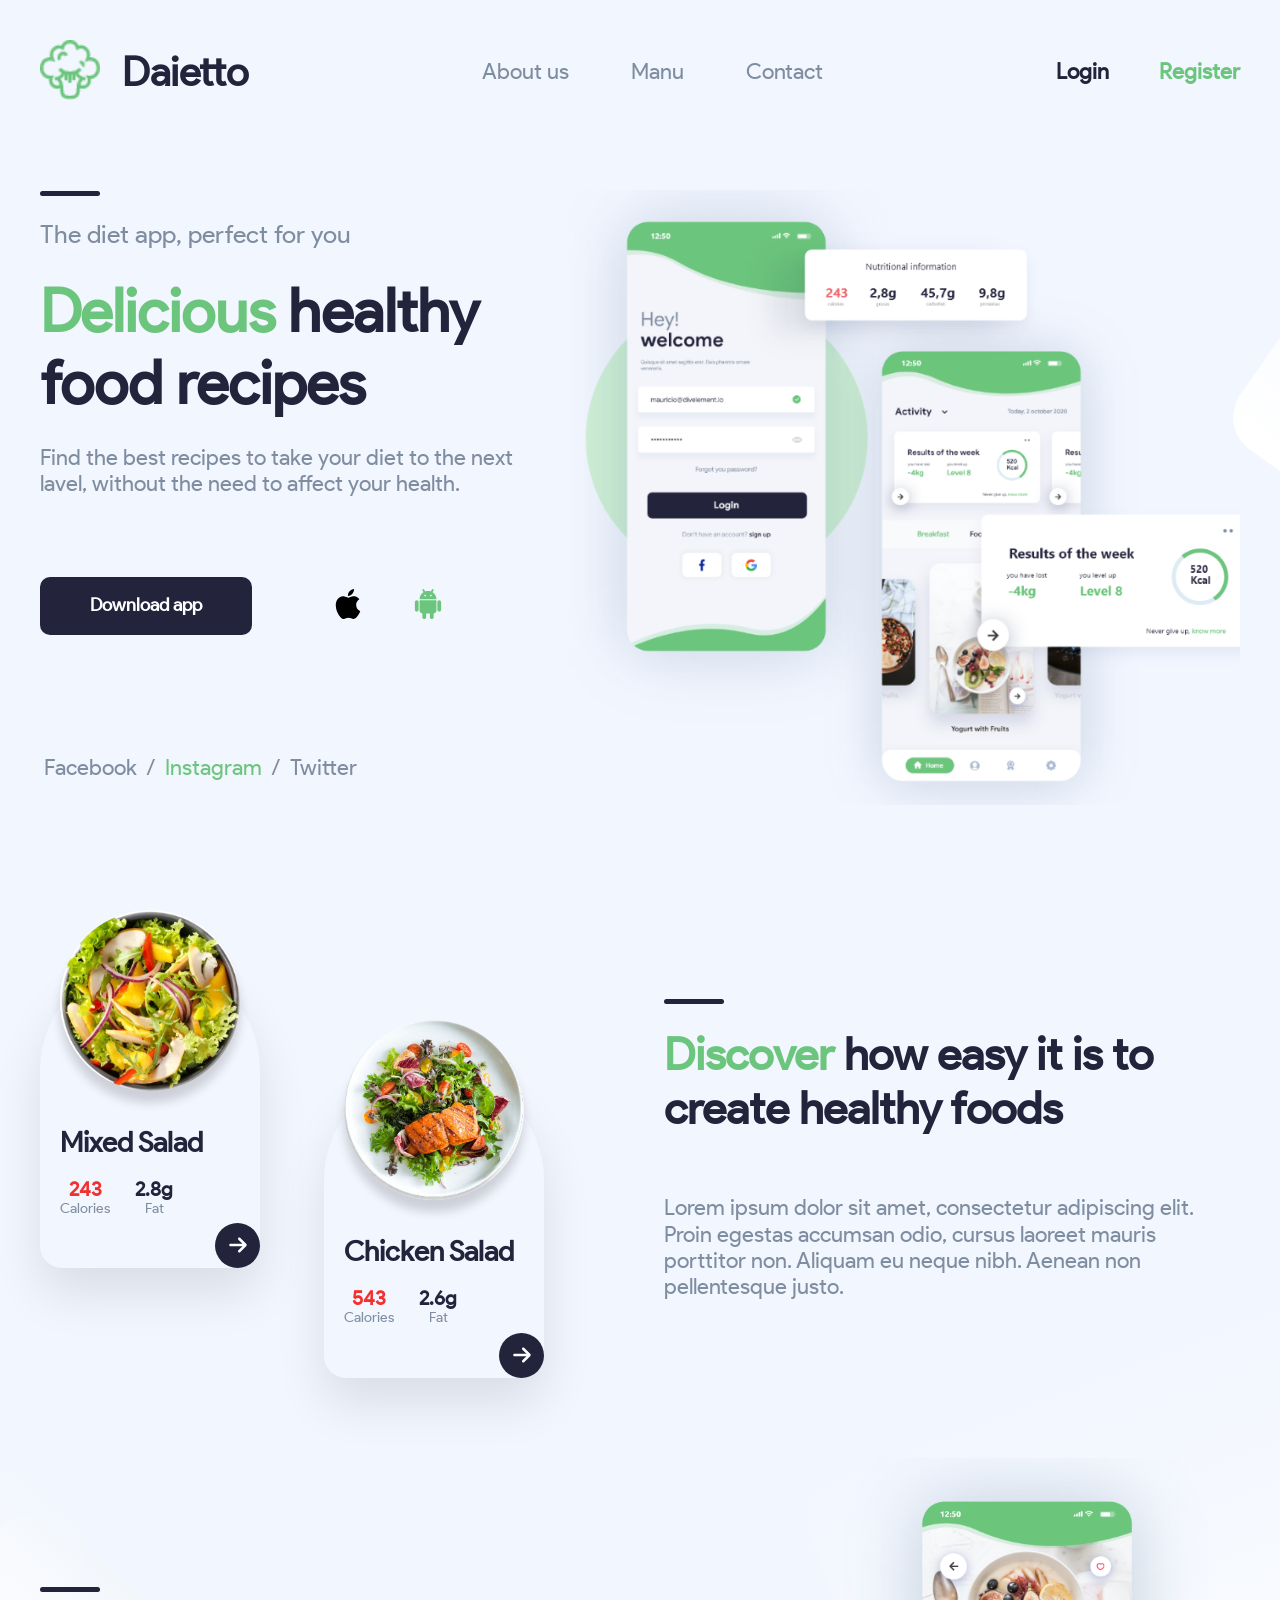
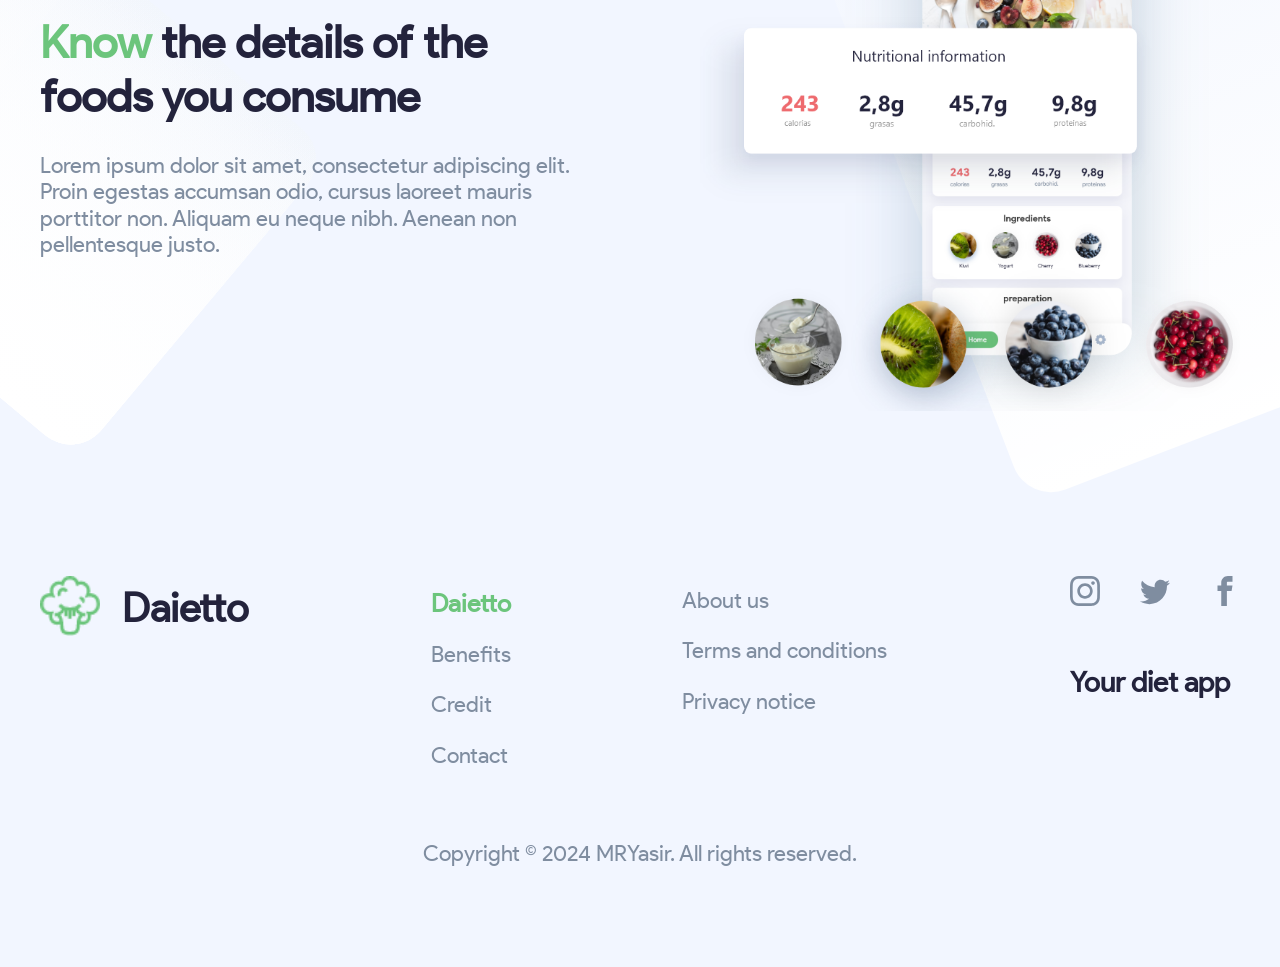
<file: index.html>
<!DOCTYPE html>
<html lang="en">
  <head>
    <meta charset="UTF-8" />
    <meta name="viewport" content="width=device-width, initial-scale=1.0" />

    <link rel="stylesheet" href="css/style.css" />
    <link rel="icon" href="img/logo.png" />

    <title>Daietto</title>
  </head>
  <body>
    <header>
      <div class="header-main">
        <a href="#" class="header-main__logo">
          <div>
            <img src="img/logo.png" alt="logo" class="header-main__logo-img" />
          </div>
          <p class="header-main__logo-text">Daietto</p>
        </a>

        <input type="checkbox" class="navigation-input" id="nav-toggle" />
        <label for="nav-toggle" class="navigation-label">
          <svg class="navigation-icon">
            <use xlink:href="img/sprite.svg#icon-list2"></use>
          </svg>
        </label>

        <div class="navigation-background">&nbsp;</div>

        <div class="header-main__nav">
          <ul class="header-main__nav-list">
            <li class="header-main__nav-item">
              <a href="#" class="header-main__nav-link">About us</a>
            </li>
            <li class="header-main__nav-item">
              <a href="#" class="header-main__nav-link">Manu</a>
            </li>
            <li class="header-main__nav-item">
              <a href="#" class="header-main__nav-link">Contact</a>
            </li>
          </ul>
        </div>

        <div class="btn-group">
          <a href="#" class="btn btn__login">Login</a>
          <a href="#" class="btn btn__register">Register</a>
        </div>
      </div>
    </header>

    <main>
      <section class="banner">
        <div class="container">
          <div class="banner__left">
            <p class="banner__left-subtext">The diet app, perfect for you</p>

            <div class="heading-1">
              <span>Delicious</span> healthy food recipes
            </div>

            <p class="banner__left-description">
              Find the best recipes to take your diet to the next lavel, without
              the need to affect your health.
            </p>

            <div class="banner__left-group">
              <a href="#" class="banner__left-group-btn">Download app</a>

              <div>
                <a href="#" class="banner__left-group-link">
                  <svg class="banner__left-group-icon">
                    <use xlink:href="img/sprite.svg#icon-appleinc"></use>
                  </svg>
                </a>

                <a href="#" class="banner__left-group-link">
                  <svg class="banner__left-group-icon">
                    <use xlink:href="img/sprite.svg#icon-android"></use>
                  </svg>
                </a>
              </div>
            </div>

            <div class="banner__left-social-link">
              <a href="#" class="banner__left-social-link-fb">Facebook </a>/
              <a href="#" class="banner__left-social-link-insta">Instagram </a>/
              <a href="#" class="banner__left-social-link-tw">Twitter</a>
            </div>
          </div>

          <div class="banner__right">
            <div>
              <img src="img/img-1.png" alt="img 1" class="banner__right-img" />
            </div>
          </div>

          <div class="banner__left-group banner__left-group-display">
            <a href="#" class="banner__left-group-btn">Download app</a>

            <div>
              <a href="#" class="banner__left-group-link">
                <svg class="banner__left-group-icon">
                  <use xlink:href="img/sprite.svg#icon-appleinc"></use>
                </svg>
              </a>

              <a href="#" class="banner__left-group-link">
                <svg class="banner__left-group-icon">
                  <use xlink:href="img/sprite.svg#icon-android"></use>
                </svg>
              </a>
            </div>
          </div>

          <div
            class="banner__left-social-link banner__left-social-link-display"
          >
            <a href="#" class="banner__left-social-link-fb">Facebook </a>/
            <a href="#" class="banner__left-social-link-insta">Instagram </a>/
            <a href="#" class="banner__left-social-link-tw">Twitter</a>
          </div>
        </div>
      </section>

      <section class="menu">
        <div class="container">
          <div class="menu__left">
            <div class="menu__left-item">
              <div>
                <img
                  src="img/img-3.jpg"
                  alt="img 4"
                  class="menu__left-item-img"
                />
              </div>

              <h3 class="heading-3">Mixed Salad</h3>

              <div class="menu__left-nutrition">
                <div class="menu__left-nutrition-item">
                  <span class="menu__left-nutrition-item-value"
                    ><span>243</span></span
                  >
                  <span class="menu__left-nutrition-item-label">Calories</span>
                </div>

                <div class="menu__left-nutrition-item">
                  <span class="menu__left-nutrition-item-value">2.8g</span>
                  <span class="menu__left-nutrition-item-label">Fat</span>
                </div>
              </div>

              <a href="#" class="menu__left-item-link">
                <svg class="menu__left-item-icon">
                  <use xlink:href="img/sprite.svg#icon-arrow-right2"></use>
                </svg>
              </a>
            </div>

            <div class="menu__left-item">
              <div>
                <img
                  src="img/img-4.jpg"
                  alt="img 5"
                  class="menu__left-item-img"
                />
              </div>

              <h3 class="heading-3">Chicken Salad</h3>

              <div class="menu__left-nutrition">
                <div class="menu__left-nutrition-item">
                  <span class="menu__left-nutrition-item-value"
                    ><span>543</span></span
                  >
                  <span class="menu__left-nutrition-item-label">Calories</span>
                </div>

                <div class="menu__left-nutrition-item">
                  <span class="menu__left-nutrition-item-value">2.6g </span>
                  <span class="menu__left-nutrition-item-label">Fat</span>
                </div>
              </div>

              <a href="#" class="menu__left-item-link">
                <svg class="menu__left-item-icon">
                  <use xlink:href="img/sprite.svg#icon-arrow-right2"></use>
                </svg>
              </a>
            </div>
          </div>

          <div class="menu__right">
            <h2 class="heading-2">
              <span>Discover</span> how easy it is to create healthy foods
            </h2>

            <p class="menu__right-description">
              Lorem ipsum dolor sit amet, consectetur adipiscing elit. Proin
              egestas accumsan odio, cursus laoreet mauris porttitor non.
              Aliquam eu neque nibh. Aenean non pellentesque justo.
            </p>
          </div>
        </div>
      </section>

      <section class="ingredient">
        <div class="container">
          <div class="ingredient__left">
            <h2 class="heading-2 mb-bottom">
              <span>Know</span> the details of the foods you consume
            </h2>
            <p class="ingredient__left-text">
              Lorem ipsum dolor sit amet, consectetur adipiscing elit. Proin
              egestas accumsan odio, cursus laoreet mauris porttitor non.
              Aliquam eu neque nibh. Aenean non pellentesque justo.
            </p>
          </div>
          <div class="ingredient__right">
            <div>
              <img
                src="img/img-2.png"
                alt="img 2"
                class="ingredient__right-img"
              />
            </div>
          </div>
        </div>
      </section>
    </main>

    <footer>
      <div class="container">
        <div class="footer-box">
          <a href="#" class="header-main__logo footer-logo">
            <div>
              <img
                src="img/logo.png"
                alt="logo"
                class="header-main__logo-img"
              />
            </div>
            <p class="header-main__logo-text">Daietto</p>
          </a>

          <div class="ul-container">
            <ul class="footer__list">
              <li class="footer__list-item">
                <a href="#" class="footer__list-item-link link-1">Daietto</a>
              </li>
              <li class="footer__list-item">
                <a href="#" class="footer__list-item-link">Benefits</a>
              </li>
              <li class="footer__list-item">
                <a href="#" class="footer__list-item-link">Credit</a>
              </li>
              <li class="footer__list-item">
                <a href="#" class="footer__list-item-link">Contact</a>
              </li>
            </ul>

            <ul class="footer__list">
              <li class="footer__list-item">
                <a href="#" class="footer__list-item-link">About us</a>
              </li>
              <li class="footer__list-item">
                <a href="#" class="footer__list-item-link"
                  >Terms and conditions</a
                >
              </li>
              <li class="footer__list-item">
                <a href="#" class="footer__list-item-link">Privacy notice</a>
              </li>
            </ul>
          </div>

          <div class="footer__link">
            <div class="footer__link-icon">
              <a href="#" class="footer__link-icon-link">
                <svg>
                  <use xlink:href="img/sprite.svg#icon-instagram"></use>
                </svg>
              </a>

              <a href="#" class="footer__link-icon-link">
                <svg>
                  <use xlink:href="img/sprite.svg#icon-twitter"></use>
                </svg>
              </a>

              <a href="#" class="footer__link-icon-link">
                <svg>
                  <use xlink:href="img/sprite.svg#icon-facebook"></use>
                </svg>
              </a>
            </div>

            <p class="footer__link-text">Your diet app</p>
          </div>
        </div>
        <div class="copyright">
          Copyright &copy; 2024 MRYasir. All rights reserved.
        </div>
      </div>
    </footer>
  </body>
</html>
</file>
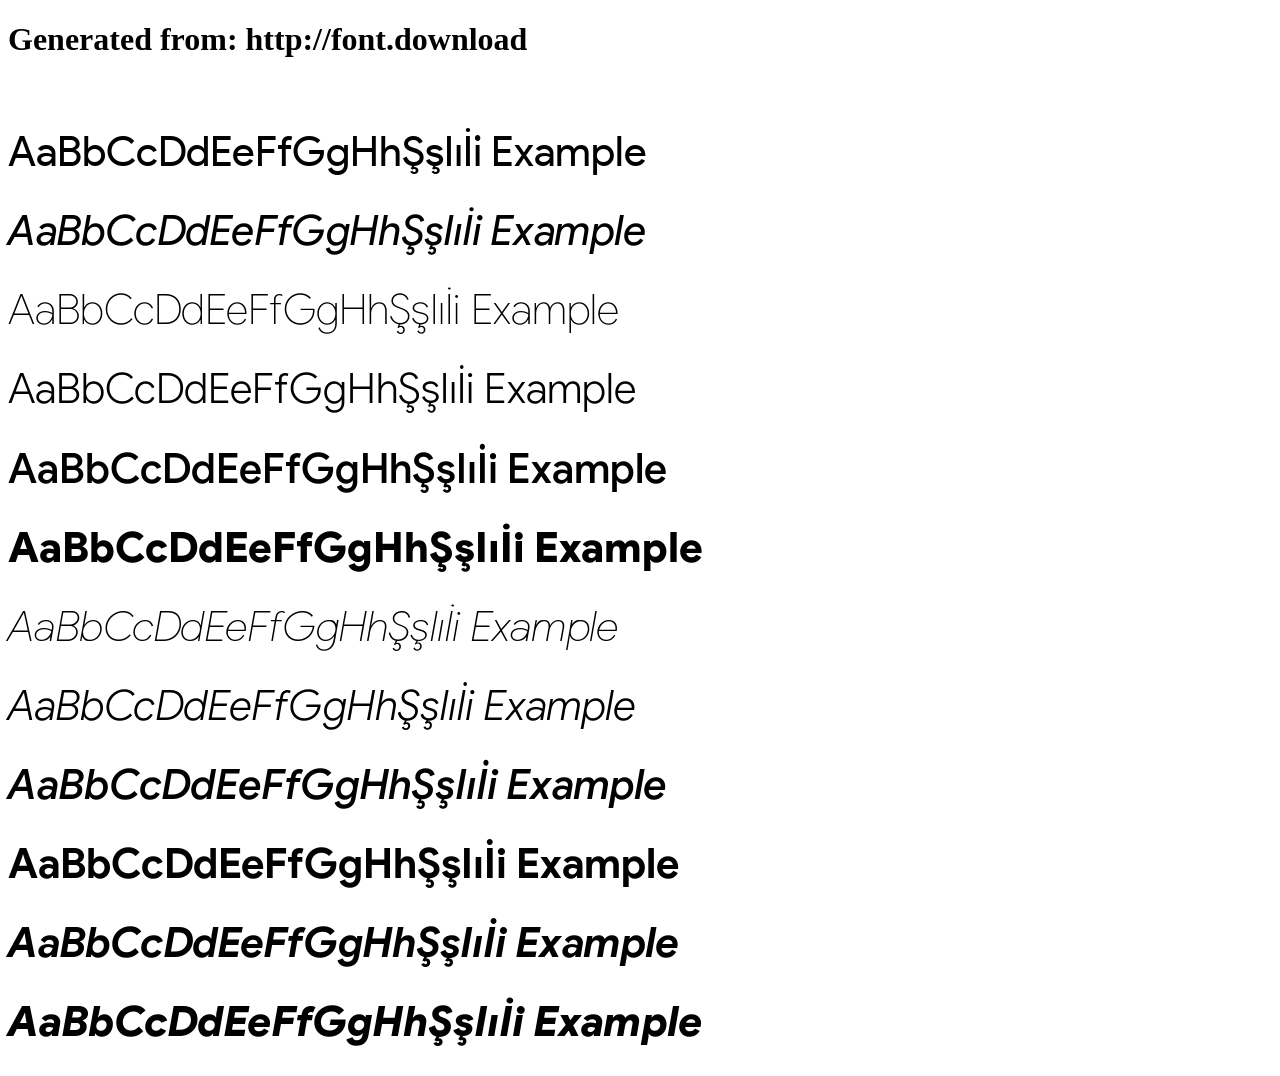
<file: img/font/example.html>
<!DOCTYPE html>
<html xmlns="http://www.w3.org/1999/xhtml">
<head>
    <meta http-equiv="Content-Type" content="text/html; charset=utf-8"/>
    <link rel="stylesheet" type="text/css"
          href="style.css"/>
</head>

<body>

<h1>Generated from: http://font.download</h1><br/>
<h1 style="font-family:'Product Sans Regular';font-weight:normal;font-size:42px">AaBbCcDdEeFfGgHhŞşIıİi Example</h1>
<h1 style="font-family:'Product Sans Italic';font-weight:normal;font-size:42px">AaBbCcDdEeFfGgHhŞşIıİi Example</h1>
<h1 style="font-family:'Product Sans Thin Regular';font-weight:normal;font-size:42px">AaBbCcDdEeFfGgHhŞşIıİi Example</h1>
<h1 style="font-family:'Product Sans Light Regular';font-weight:normal;font-size:42px">AaBbCcDdEeFfGgHhŞşIıİi Example</h1>
<h1 style="font-family:'Product Sans Medium Regular';font-weight:normal;font-size:42px">AaBbCcDdEeFfGgHhŞşIıİi Example</h1>
<h1 style="font-family:'Product Sans Black Regular';font-weight:normal;font-size:42px">AaBbCcDdEeFfGgHhŞşIıİi Example</h1>
<h1 style="font-family:'Product Sans Thin Italic';font-weight:normal;font-size:42px">AaBbCcDdEeFfGgHhŞşIıİi Example</h1>
<h1 style="font-family:'Product Sans Light Italic';font-weight:normal;font-size:42px">AaBbCcDdEeFfGgHhŞşIıİi Example</h1>
<h1 style="font-family:'Product Sans Medium Italic';font-weight:normal;font-size:42px">AaBbCcDdEeFfGgHhŞşIıİi Example</h1>
<h1 style="font-family:'Product Sans Bold';font-weight:normal;font-size:42px">AaBbCcDdEeFfGgHhŞşIıİi Example</h1>
<h1 style="font-family:'Product Sans Bold Italic';font-weight:normal;font-size:42px">AaBbCcDdEeFfGgHhŞşIıİi Example</h1>
<h1 style="font-family:'Product Sans Black Italic';font-weight:normal;font-size:42px">AaBbCcDdEeFfGgHhŞşIıİi Example</h1>


</body>
</html>
</file>
<file: css/style.css>
*,
*::before,
*::after {
  margin: 0;
  padding: 0;
  -webkit-box-sizing: inherit;
          box-sizing: inherit;
}

html {
  font-size: 62.5%;
  -webkit-box-sizing: border-box;
          box-sizing: border-box;
  overflow-x: hidden;
}
@media only screen and (max-width: 75em) {
  html {
    font-size: 50%;
  }
}

body {
  font-family: googlesans, sans-serif;
  font-size: 1.4rem;
  font-weight: 400;
  color: #7f8da0;
  line-height: 1.2;
  background-color: #f2f6ff;
  overflow-x: hidden;
}

@font-face {
  font-family: googlesans;
  src: url(../img/font/ProductSans-Regular.woff);
}
.container {
  max-width: 130rem;
  margin: 0 auto;
}

.heading-1 {
  font-size: 6rem;
  font-weight: 700;
  color: #23233c;
  margin-bottom: 2.6rem;
}
.heading-1 span {
  color: #6cc57c;
}
.heading-1::before {
  display: inline-block;
  content: "";
  position: absolute;
  top: -2.8rem;
  left: 0;
  width: 6rem;
  height: 5px;
  border-radius: 2rem;
  background-color: #23233c;
  margin-bottom: 2.5rem;
}

.heading-2 {
  font-size: 4.5rem;
  font-weight: 700;
  color: #23233c;
  margin-bottom: 6rem;
}
.heading-2 span {
  color: #6cc57c;
}
.heading-2::before {
  display: inline-block;
  content: "";
  position: absolute;
  top: -2.8rem;
  left: 0;
  width: 6rem;
  height: 5px;
  border-radius: 2rem;
  background-color: #23233c;
  margin-bottom: 2.5rem;
}

.heading-3 {
  font-size: 2.8rem;
  font-weight: 600;
  color: #23233c;
  margin-bottom: 1.8rem;
}

.mb-bottom {
  margin-bottom: 3rem;
}

header {
  max-width: 130rem;
  margin: 0 auto;
  height: 12rem;
  padding: 4rem 4rem 0 4rem;
}

.header-main {
  display: -webkit-box;
  display: -ms-flexbox;
  display: flex;
  -webkit-box-pack: justify;
      -ms-flex-pack: justify;
          justify-content: space-between;
  -webkit-box-align: center;
      -ms-flex-align: center;
          align-items: center;
}
.header-main__logo {
  display: -webkit-box;
  display: -ms-flexbox;
  display: flex;
  -webkit-box-align: center;
      -ms-flex-align: center;
          align-items: center;
  gap: 2.2rem;
  text-decoration: none;
}
.header-main__logo-img {
  height: 6rem;
  width: 6rem;
}
.header-main__logo-text {
  font-size: 4rem;
  font-weight: 700;
  display: inline-block;
  color: #23233c;
}
@media only screen and (max-width: 50em) {
  .header-main__nav {
    opacity: 0;
    visibility: hidden;
    width: 100%;
    height: 100vh;
    top: 0;
    left: -60%;
    opacity: 0;
    z-index: 1000;
    position: fixed;
    -webkit-transition: all 0.8s cubic-bezier(0.68, -0.55, 0.265, 1.55);
    transition: all 0.8s cubic-bezier(0.68, -0.55, 0.265, 1.55);
  }
}
.header-main__nav-list {
  display: -webkit-box;
  display: -ms-flexbox;
  display: flex;
  -webkit-box-align: center;
      -ms-flex-align: center;
          align-items: center;
  gap: 6.2rem;
  list-style: none;
}
@media only screen and (max-width: 50em) {
  .header-main__nav-list {
    -webkit-box-orient: vertical;
    -webkit-box-direction: normal;
        -ms-flex-direction: column;
            flex-direction: column;
    position: absolute;
    top: 50%;
    left: 50%;
    -webkit-transform: translate(-50%, -50%);
            transform: translate(-50%, -50%);
  }
}
.header-main__nav-link:link, .header-main__nav-link:visited {
  display: inline-block;
  font-size: 2.2rem;
  text-decoration: none;
  color: #7f8da0;
  -webkit-transition: all 0.2s;
  transition: all 0.2s;
}
@media only screen and (max-width: 50em) {
  .header-main__nav-link:link, .header-main__nav-link:visited {
    font-size: 3rem;
    letter-spacing: 2px;
  }
}
@media only screen and (max-width: 31.25em) {
  .header-main__nav-link:link, .header-main__nav-link:visited {
    font-size: 2.2rem;
    font-weight: 600;
  }
}
.header-main__nav-link:hover, .header-main__nav-link:active {
  color: #6cc57c;
}

.btn-group {
  display: none;
  display: -webkit-box;
  display: -ms-flexbox;
  display: flex;
  -webkit-box-align: center;
      -ms-flex-align: center;
          align-items: center;
}
@media only screen and (max-width: 50em) {
  .btn-group {
    opacity: 0;
    visibility: hidden;
    position: absolute;
    top: 5.5rem;
    left: -20rem;
    position: fixed;
    opacity: 0;
    z-index: 1000;
    -webkit-transition: all 0.8s cubic-bezier(0.68, -0.55, 0.265, 1.55);
    transition: all 0.8s cubic-bezier(0.68, -0.55, 0.265, 1.55);
  }
}

.btn {
  display: inline-block;
  font-size: 2.2rem;
  font-weight: 700;
  text-decoration: none;
}
@media only screen and (max-width: 50em) {
  .btn {
    font-size: 2.2rem;
  }
}
.btn__login {
  color: #23233c;
  margin-right: 5rem;
}
.btn__register {
  color: #6cc57c;
}

.navigation-input {
  display: none;
}

.navigation-label {
  display: none;
}
@media only screen and (max-width: 50em) {
  .navigation-label {
    display: block;
  }
}

.navigation-icon {
  width: 3rem;
  height: 3rem;
  display: none;
  position: absolute;
  top: 6rem;
  right: 4rem;
  z-index: 1500;
  position: fixed;
}
@media only screen and (max-width: 50em) {
  .navigation-icon {
    display: block;
  }
}

.navigation-background {
  width: 5rem;
  height: 5rem;
  background-color: #fff;
  -webkit-backdrop-filter: blur(20%);
          backdrop-filter: blur(20%);
  position: absolute;
  top: 5rem;
  right: 3rem;
  z-index: 500;
  -webkit-transform: scale(0);
          transform: scale(0);
  border-radius: 50%;
  position: fixed;
  -webkit-transition: all 0.4s ease-in-out;
  transition: all 0.4s ease-in-out;
}

#nav-toggle:checked + label ~ .header-main__nav {
  opacity: 1;
  visibility: visible;
  color: #fff;
  left: 0;
}

#nav-toggle:checked + label ~ .navigation-background {
  -webkit-transform: scale(80);
          transform: scale(80);
}

#nav-toggle:checked + label ~ .btn-group {
  opacity: 1;
  visibility: visible;
  left: 6rem;
}

.banner {
  padding: 7rem 4rem 10rem 4rem;
}
@media only screen and (max-width: 50em) {
  .banner {
    padding-bottom: 6rem;
  }
}
@media only screen and (max-width: 31.25em) {
  .banner {
    padding-bottom: 2rem;
  }
}

.banner .container {
  display: -webkit-box;
  display: -ms-flexbox;
  display: flex;
  -webkit-box-align: center;
      -ms-flex-align: center;
          align-items: center;
  -webkit-box-pack: justify;
      -ms-flex-pack: justify;
          justify-content: space-between;
  position: relative;
}
@media only screen and (max-width: 43.75em) {
  .banner .container {
    -webkit-box-orient: vertical;
    -webkit-box-direction: normal;
        -ms-flex-direction: column;
            flex-direction: column;
    gap: 3rem;
  }
}
.banner .container .banner__left {
  width: 42%;
  position: relative;
}
@media only screen and (max-width: 43.75em) {
  .banner .container .banner__left {
    width: 100%;
  }
}
@media only screen and (max-width: 31.25em) {
  .banner .container .banner__left {
    display: -webkit-box;
    display: -ms-flexbox;
    display: flex;
    -webkit-box-orient: vertical;
    -webkit-box-direction: normal;
        -ms-flex-direction: column;
            flex-direction: column;
  }
}
.banner .container .banner__left-subtext {
  font-size: 2.5rem;
  margin-bottom: 2.6rem;
}
.banner .container .banner__left-description {
  font-size: 2.2rem;
  margin-bottom: 8rem;
}
@media only screen and (max-width: 59.37em) {
  .banner .container .banner__left-description {
    margin-bottom: 6rem;
  }
}
@media only screen and (max-width: 31.25em) {
  .banner .container .banner__left-description {
    margin-bottom: 3rem;
  }
}
.banner .container .banner__left-group {
  display: -webkit-box;
  display: -ms-flexbox;
  display: flex;
  -webkit-box-align: center;
      -ms-flex-align: center;
          align-items: center;
  margin-bottom: 12rem;
  -webkit-box-pack: justify;
      -ms-flex-pack: justify;
          justify-content: space-between;
  width: 80%;
}
@media only screen and (max-width: 59.37em) {
  .banner .container .banner__left-group {
    margin-bottom: 7rem;
    width: 100%;
  }
}
@media only screen and (max-width: 43.75em) {
  .banner .container .banner__left-group {
    width: 62%;
  }
}
@media only screen and (max-width: 31.25em) {
  .banner .container .banner__left-group {
    display: none;
  }
}
.banner .container .banner__left-group-display {
  display: none;
}
@media only screen and (max-width: 31.25em) {
  .banner .container .banner__left-group-display {
    display: block;
    text-align: center;
    width: 100%;
    -webkit-box-ordinal-group: 3;
        -ms-flex-order: 2;
            order: 2;
    margin-bottom: 0;
  }
}
.banner .container .banner__left-group div {
  display: -webkit-box;
  display: -ms-flexbox;
  display: flex;
  gap: 5rem;
}
@media only screen and (max-width: 31.25em) {
  .banner .container .banner__left-group div {
    width: 100%;
    -webkit-box-pack: center;
        -ms-flex-pack: center;
            justify-content: center;
  }
}
.banner .container .banner__left-group div :nth-child(2) {
  fill: #6cc57c;
}
.banner .container .banner__left-group-btn:link, .banner .container .banner__left-group-btn:visited {
  display: inline-block;
  font-size: 1.8rem;
  font-weight: 700;
  padding: 1.8rem 5rem;
  color: #fff;
  background-color: #23233c;
  text-decoration: none;
  border-radius: 1rem;
  -webkit-transition: all 0.3s;
  transition: all 0.3s;
  -webkit-backface-visibility: hidden;
          backface-visibility: hidden;
}
@media only screen and (max-width: 31.25em) {
  .banner .container .banner__left-group-btn:link, .banner .container .banner__left-group-btn:visited {
    padding: 1.8rem 8rem;
    margin-right: 0;
    margin-bottom: 2.2rem;
  }
}
.banner .container .banner__left-group-btn:hover, .banner .container .banner__left-group-btn:active {
  background-color: #3b3b54;
  -webkit-box-shadow: 0 1.5rem 2rem rgba(0, 0, 0, 0.4);
          box-shadow: 0 1.5rem 2rem rgba(0, 0, 0, 0.4);
  -webkit-transform: scale(1.01);
          transform: scale(1.01);
}
.banner .container .banner__left-group-btn:active {
  -webkit-transform: scale(0.99) translateY(0.3rem);
          transform: scale(0.99) translateY(0.3rem);
  -webkit-box-shadow: 0 1rem 1.5rem rgba(0, 0, 0, 0.3);
          box-shadow: 0 1rem 1.5rem rgba(0, 0, 0, 0.3);
}
.banner .container .banner__left-group-icon {
  height: 3rem;
  width: 3rem;
}
.banner .container .banner__left-social-link {
  font-size: 2.2rem;
}
@media only screen and (max-width: 31.25em) {
  .banner .container .banner__left-social-link {
    display: none;
  }
}
.banner .container .banner__left-social-link-display {
  display: none;
}
@media only screen and (max-width: 31.25em) {
  .banner .container .banner__left-social-link-display {
    display: block;
    -webkit-box-ordinal-group: 2;
        -ms-flex-order: 1;
            order: 1;
    margin-bottom: 1.5rem;
  }
}
.banner .container .banner__left-social-link-fb, .banner .container .banner__left-social-link-insta, .banner .container .banner__left-social-link-tw {
  text-decoration: none;
  color: inherit;
  padding: 0.4rem;
}
.banner .container .banner__left-social-link-insta {
  color: #6cc57c;
}
.banner .container .banner__right {
  width: 56%;
}
@media only screen and (max-width: 43.75em) {
  .banner .container .banner__right {
    width: 100%;
  }
}
@media only screen and (max-width: 59.37em) {
  .banner .container .banner__right div {
    text-align: center;
  }
}
.banner .container .banner__right-img {
  width: 100%;
}
@media only screen and (max-width: 50em) {
  .banner .container .banner__right-img {
    width: 100%;
  }
}
@media only screen and (max-width: 31.25em) {
  .banner .container .banner__right {
    -webkit-box-orient: vertical;
    -webkit-box-direction: normal;
        -ms-flex-direction: column;
            flex-direction: column;
  }
}
.banner .container::after {
  display: inline-block;
  content: "";
  width: 40rem;
  height: 40rem;
  background-image: -webkit-gradient(linear, left top, left bottom, from(rgba(243, 247, 250, 0.2)), to(rgb(255, 255, 255)));
  background-image: linear-gradient(to bottom, rgba(243, 247, 250, 0.2), rgb(255, 255, 255));
  position: absolute;
  top: -2%;
  right: -38%;
  border-radius: 4rem;
  -webkit-transform: rotate(35deg);
          transform: rotate(35deg);
  z-index: -1;
}
@media only screen and (max-width: 59.37em) {
  .banner .container::after {
    top: 50%;
  }
}
@media only screen and (max-width: 31.25em) {
  .banner .container::after {
    right: -50%;
    top: 60%;
  }
}

.menu {
  padding: 10rem 4rem;
}
@media only screen and (max-width: 50em) {
  .menu {
    padding: 8rem 4rem;
  }
}
@media only screen and (max-width: 43.75em) {
  .menu {
    padding-top: 4rem;
  }
}

.menu .container {
  display: -webkit-box;
  display: -ms-flexbox;
  display: flex;
  -webkit-box-align: center;
      -ms-flex-align: center;
          align-items: center;
  -webkit-box-pack: justify;
      -ms-flex-pack: justify;
          justify-content: space-between;
  position: relative;
}
@media only screen and (max-width: 50em) {
  .menu .container {
    -webkit-box-orient: vertical;
    -webkit-box-direction: reverse;
        -ms-flex-direction: column-reverse;
            flex-direction: column-reverse;
    gap: 12rem;
  }
}
.menu .container .menu__left {
  width: 42%;
  display: -webkit-box;
  display: -ms-flexbox;
  display: flex;
  -webkit-box-pack: justify;
      -ms-flex-pack: justify;
          justify-content: space-between;
}
@media only screen and (max-width: 59.37em) {
  .menu .container .menu__left {
    width: 50%;
  }
}
@media only screen and (max-width: 50em) {
  .menu .container .menu__left {
    width: 100%;
    -ms-flex-pack: distribute;
        justify-content: space-around;
  }
}
@media only screen and (max-width: 37.5em) {
  .menu .container .menu__left {
    -webkit-box-pack: justify;
        -ms-flex-pack: justify;
            justify-content: space-between;
  }
}
@media only screen and (max-width: 31.25em) {
  .menu .container .menu__left {
    -webkit-box-orient: vertical;
    -webkit-box-direction: normal;
        -ms-flex-direction: column;
            flex-direction: column;
    -webkit-box-align: center;
        -ms-flex-align: center;
            align-items: center;
    gap: 12rem;
  }
}
.menu .container .menu__left-item {
  width: 22rem;
  background-color: #f2f6ff;
  padding: 0 2rem 5rem 2rem;
  border-top-left-radius: 25rem;
  border-top-right-radius: 25rem;
  border-bottom-left-radius: 5rem;
  border-bottom-right-radius: 5rem;
  -webkit-box-shadow: 0 2.5rem 5rem rgba(0, 0, 0, 0.1);
          box-shadow: 0 2.5rem 5rem rgba(0, 0, 0, 0.1);
  position: relative;
}
@media only screen and (max-width: 50em) {
  .menu .container .menu__left-item {
    width: 26rem;
  }
}
@media only screen and (max-width: 31.25em) {
  .menu .container .menu__left-item {
    width: 28rem;
  }
}
.menu .container .menu__left-item:nth-child(1) {
  -webkit-transform: translateY(-5rem);
          transform: translateY(-5rem);
}
@media only screen and (max-width: 50em) {
  .menu .container .menu__left-item:nth-child(1) {
    -webkit-transform: translateY(0);
            transform: translateY(0);
  }
}
.menu .container .menu__left-item:nth-child(2) {
  -webkit-transform: translateY(6rem);
          transform: translateY(6rem);
}
@media only screen and (max-width: 50em) {
  .menu .container .menu__left-item:nth-child(2) {
    -webkit-transform: translateY(0);
            transform: translateY(0);
  }
}
.menu .container .menu__left-item-img {
  width: 100%;
  height: 100%;
  border-radius: 50%;
  margin-bottom: -2rem;
  -webkit-box-shadow: 0 1.2rem 1rem rgba(58, 58, 58, 0.2);
          box-shadow: 0 1.2rem 1rem rgba(58, 58, 58, 0.2);
  -webkit-transition: rotate 0.5s;
  transition: rotate 0.5s;
  -webkit-transform: translateY(-5rem);
          transform: translateY(-5rem);
}
@media only screen and (max-width: 59.37em) {
  .menu .container .menu__left-item-img {
    -webkit-transform: translateY(-6rem);
            transform: translateY(-6rem);
  }
}
.menu .container .menu__left-item-link, .menu .container .menu__left-item-link:link, .menu .container .menu__left-item-link:visited {
  display: inline-block;
  width: 4.5rem;
  height: 4.5rem;
  background-color: #23233c;
  fill: #fff;
  border-radius: 50%;
  display: -webkit-box;
  display: -ms-flexbox;
  display: flex;
  -webkit-box-pack: center;
      -ms-flex-pack: center;
          justify-content: center;
  -webkit-box-align: center;
      -ms-flex-align: center;
          align-items: center;
  -webkit-transition: all 0.2s;
  transition: all 0.2s;
  position: absolute;
  bottom: 0;
  right: 0;
}
.menu .container .menu__left-item-link:hover, .menu .container .menu__left-item-link:active {
  background-color: #f42f2f;
  color: #fff;
}
.menu .container .menu__left-item-link:hover .menu__left-item-icon {
  -webkit-transform: rotate(-45deg);
          transform: rotate(-45deg);
  -webkit-backface-visibility: hidden;
          backface-visibility: hidden;
}
.menu .container .menu__left-item-icon {
  width: 2rem;
  height: 2rem;
  -webkit-transition: all 0.3s;
  transition: all 0.3s;
}
.menu .container .menu__left-nutrition {
  display: -webkit-box;
  display: -ms-flexbox;
  display: flex;
  gap: 2.5rem;
}
.menu .container .menu__left-nutrition-item {
  display: -webkit-box;
  display: -ms-flexbox;
  display: flex;
  -webkit-box-orient: vertical;
  -webkit-box-direction: normal;
      -ms-flex-direction: column;
          flex-direction: column;
  text-align: center;
}
.menu .container .menu__left-nutrition-item-value {
  font-size: 2rem;
  font-weight: 700;
  color: #23233c;
}
.menu .container .menu__left-nutrition-item-value span {
  color: #f42f2f;
}
.menu .container .menu__left-nutrition-item-label {
  font-size: 1.4rem;
}
.menu .container .menu__right {
  width: 48%;
  position: relative;
}
@media only screen and (max-width: 59.37em) {
  .menu .container .menu__right {
    width: 40%;
  }
}
@media only screen and (max-width: 50em) {
  .menu .container .menu__right {
    width: 100%;
  }
}
.menu .container .menu__right-description {
  font-size: 2.2rem;
}
.menu .container:after {
  display: inline-block;
  content: "";
  width: 25rem;
  height: 25rem;
  background-color: #d0f0d6;
  position: absolute;
  top: 28%;
  right: -28%;
  border-radius: 50%;
  z-index: -1;
}
@media only screen and (max-width: 50em) {
  .menu .container:after {
    right: -25%;
    top: 5%;
  }
}
@media only screen and (max-width: 37.5em) {
  .menu .container:after {
    right: -35%;
    top: 10%;
  }
}

.ingredient {
  padding: 4rem;
}

.ingredient .container {
  display: -webkit-box;
  display: -ms-flexbox;
  display: flex;
  -webkit-box-align: center;
      -ms-flex-align: center;
          align-items: center;
  -webkit-box-pack: justify;
      -ms-flex-pack: justify;
          justify-content: space-between;
  position: relative;
}
@media only screen and (max-width: 43.75em) {
  .ingredient .container {
    -webkit-box-orient: vertical;
    -webkit-box-direction: normal;
        -ms-flex-direction: column;
            flex-direction: column;
    gap: 2rem;
  }
}
.ingredient .container .ingredient__left {
  width: 45%;
  position: relative;
}
@media only screen and (max-width: 59.37em) {
  .ingredient .container .ingredient__left {
    width: 40%;
  }
}
@media only screen and (max-width: 43.75em) {
  .ingredient .container .ingredient__left {
    width: 100%;
  }
}
.ingredient .container .ingredient__left-text {
  font-size: 2.2rem;
}
.ingredient .container .ingredient__right {
  width: 45%;
}
@media only screen and (max-width: 59.37em) {
  .ingredient .container .ingredient__right {
    width: 60%;
  }
}
@media only screen and (max-width: 43.75em) {
  .ingredient .container .ingredient__right {
    width: 100%;
  }
}
.ingredient .container .ingredient__right div {
  text-align: center;
}
.ingredient .container .ingredient__right-img {
  width: 100%;
}
@media only screen and (max-width: 43.75em) {
  .ingredient .container .ingredient__right-img {
    width: 90%;
  }
}
.ingredient .container :after {
  display: inline-block;
  content: "";
  width: 40rem;
  height: 40rem;
  background-image: -webkit-gradient(linear, left top, left bottom, from(rgba(243, 247, 250, 0.2)), to(rgb(255, 255, 255)));
  background-image: linear-gradient(to bottom, rgba(243, 247, 250, 0.2), rgb(255, 255, 255));
  position: absolute;
  top: -15%;
  left: -35%;
  border-radius: 4rem;
  -webkit-transform: rotate(40deg);
          transform: rotate(40deg);
  z-index: -1;
}
@media only screen and (max-width: 50em) {
  .ingredient .container :after {
    left: -40%;
    top: -18%;
  }
}
@media only screen and (max-width: 37.5em) {
  .ingredient .container :after {
    left: -50%;
  }
}
@media only screen and (max-width: 31.25em) {
  .ingredient .container :after {
    left: -50%;
    top: -90%;
  }
}

footer {
  padding: 12rem 4rem 10rem 4rem;
}
@media only screen and (max-width: 43.75em) {
  footer {
    padding-top: 8rem;
  }
}

footer .container {
  position: relative;
}
footer .container .footer-box {
  display: -webkit-box;
  display: -ms-flexbox;
  display: flex;
  -webkit-box-pack: justify;
      -ms-flex-pack: justify;
          justify-content: space-between;
  -webkit-box-align: start;
      -ms-flex-align: start;
          align-items: start;
  margin-bottom: 6rem;
  -ms-flex-wrap: wrap;
      flex-wrap: wrap;
}
@media only screen and (max-width: 43.75em) {
  footer .container .footer-box {
    row-gap: 3rem;
  }
}
@media only screen and (max-width: 31.25em) {
  footer .container .footer-box {
    -webkit-box-orient: vertical;
    -webkit-box-direction: normal;
        -ms-flex-direction: column;
            flex-direction: column;
    -webkit-box-align: center;
        -ms-flex-align: center;
            align-items: center;
  }
}
@media only screen and (max-width: 43.75em) {
  footer .container .footer-logo {
    width: 100%;
  }
}
@media only screen and (max-width: 31.25em) {
  footer .container .footer-logo {
    display: -webkit-box;
    display: -ms-flexbox;
    display: flex;
    -webkit-box-pack: center;
        -ms-flex-pack: center;
            justify-content: center;
  }
}
footer .container .ul-container {
  display: -webkit-box;
  display: -ms-flexbox;
  display: flex;
  -webkit-box-pack: justify;
      -ms-flex-pack: justify;
          justify-content: space-between;
  width: 40%;
}
@media only screen and (max-width: 50em) {
  footer .container .ul-container {
    gap: 4rem;
  }
}
@media only screen and (max-width: 43.75em) {
  footer .container .ul-container {
    -webkit-box-ordinal-group: 2;
        -ms-flex-order: 1;
            order: 1;
    width: 60%;
  }
}
@media only screen and (max-width: 31.25em) {
  footer .container .ul-container {
    width: 100%;
  }
}
footer .container .footer__list {
  list-style: none;
}
footer .container .footer__list-item {
  padding: 1.2rem;
}
footer .container .footer__list-item-link:link, footer .container .footer__list-item-link:visited {
  display: inline-block;
  font-size: 2.2rem;
  color: inherit;
  text-decoration: none;
  -webkit-transition: all 0.2s;
  transition: all 0.2s;
}
footer .container .footer__list-item-link:hover, footer .container .footer__list-item-link:active {
  color: #6cc57c;
}
footer .container .footer__list-item .link-1 {
  color: #6cc57c;
  font-size: 2.5rem;
  font-weight: 700;
}
@media only screen and (max-width: 59.37em) {
  footer .container .footer__link {
    display: -webkit-box;
    display: -ms-flexbox;
    display: flex;
    -webkit-box-orient: vertical;
    -webkit-box-direction: normal;
        -ms-flex-direction: column;
            flex-direction: column;
    -webkit-box-pack: center;
        -ms-flex-pack: center;
            justify-content: center;
    -webkit-box-align: center;
        -ms-flex-align: center;
            align-items: center;
  }
}
@media only screen and (max-width: 43.75em) {
  footer .container .footer__link {
    -webkit-box-ordinal-group: 3;
        -ms-flex-order: 2;
            order: 2;
    width: 40%;
  }
}
@media only screen and (max-width: 31.25em) {
  footer .container .footer__link {
    width: 100%;
  }
}
footer .container .footer__link-icon {
  margin-bottom: 6rem;
  display: -webkit-box;
  display: -ms-flexbox;
  display: flex;
  -webkit-box-align: center;
      -ms-flex-align: center;
          align-items: center;
}
@media only screen and (max-width: 37.5em) {
  footer .container .footer__link-icon {
    margin-bottom: 3rem;
  }
}
footer .container .footer__link-icon-link, footer .container .footer__link-icon-link:link, footer .container .footer__link-icon-link:visited {
  display: inline-block;
  text-decoration: none;
  display: -webkit-box;
  display: -ms-flexbox;
  display: flex;
  -webkit-box-align: center;
      -ms-flex-align: center;
          align-items: center;
  color: inherit;
}
footer .container .footer__link-icon-link:not(:last-child), footer .container .footer__link-icon-link:link:not(:last-child), footer .container .footer__link-icon-link:visited:not(:last-child) {
  margin-right: 4rem;
}
footer .container .footer__link-icon-link svg, footer .container .footer__link-icon-link:link svg, footer .container .footer__link-icon-link:visited svg {
  width: 3rem;
  height: 3rem;
  fill: #7f8da0;
  -webkit-transition: all 0.3s;
  transition: all 0.3s;
  -webkit-transform: scale(1);
          transform: scale(1);
}
footer .container .footer__link-icon-link:hover svg, footer .container .footer__link-icon-link:active svg {
  fill: #6cc57c;
}
footer .container .footer__link-text {
  font-size: 2.8rem;
  font-weight: 600;
  color: #23233c;
}
footer .container:after {
  display: inline-block;
  content: "";
  width: 65rem;
  height: 65rem;
  background-image: -webkit-gradient(linear, left top, left bottom, from(rgba(243, 247, 250, 0.2)), to(rgb(255, 255, 255)));
  background-image: linear-gradient(to bottom, rgba(243, 247, 250, 0.2), rgb(255, 255, 255));
  position: absolute;
  top: -280%;
  right: -25%;
  border-radius: 4rem;
  -webkit-transform: rotate(-21deg);
          transform: rotate(-21deg);
  z-index: -1;
}
@media only screen and (max-width: 43.75em) {
  footer .container:after {
    top: -200%;
  }
}
@media only screen and (max-width: 31.25em) {
  footer .container:after {
    display: none;
  }
}

.copyright {
  font-size: 2.2rem;
  width: 100%;
  text-align: center;
}
</file>
<file: img/font/style.css>
/* #### Generated By: http://font.download #### */

    @font-face {
    font-family: 'Product Sans Regular';
    font-style: normal;
    font-weight: normal;
    src: local('Product Sans Regular'), url('ProductSans-Regular.woff') format('woff');
    }
    

    @font-face {
    font-family: 'Product Sans Italic';
    font-style: normal;
    font-weight: normal;
    src: local('Product Sans Italic'), url('ProductSans-Italic.woff') format('woff');
    }
    

    @font-face {
    font-family: 'Product Sans Thin Regular';
    font-style: normal;
    font-weight: normal;
    src: local('Product Sans Thin Regular'), url('ProductSans-Thin.woff') format('woff');
    }
    

    @font-face {
    font-family: 'Product Sans Light Regular';
    font-style: normal;
    font-weight: normal;
    src: local('Product Sans Light Regular'), url('ProductSans-Light.woff') format('woff');
    }
    

    @font-face {
    font-family: 'Product Sans Medium Regular';
    font-style: normal;
    font-weight: normal;
    src: local('Product Sans Medium Regular'), url('ProductSans-Medium.woff') format('woff');
    }
    

    @font-face {
    font-family: 'Product Sans Black Regular';
    font-style: normal;
    font-weight: normal;
    src: local('Product Sans Black Regular'), url('ProductSans-Black.woff') format('woff');
    }
    

    @font-face {
    font-family: 'Product Sans Thin Italic';
    font-style: normal;
    font-weight: normal;
    src: local('Product Sans Thin Italic'), url('ProductSans-ThinItalic.woff') format('woff');
    }
    

    @font-face {
    font-family: 'Product Sans Light Italic';
    font-style: normal;
    font-weight: normal;
    src: local('Product Sans Light Italic'), url('ProductSans-LightItalic.woff') format('woff');
    }
    

    @font-face {
    font-family: 'Product Sans Medium Italic';
    font-style: normal;
    font-weight: normal;
    src: local('Product Sans Medium Italic'), url('ProductSans-MediumItalic.woff') format('woff');
    }
    

    @font-face {
    font-family: 'Product Sans Bold';
    font-style: normal;
    font-weight: normal;
    src: local('Product Sans Bold'), url('ProductSans-Bold.woff') format('woff');
    }
    

    @font-face {
    font-family: 'Product Sans Bold Italic';
    font-style: normal;
    font-weight: normal;
    src: local('Product Sans Bold Italic'), url('ProductSans-BoldItalic.woff') format('woff');
    }
    

    @font-face {
    font-family: 'Product Sans Black Italic';
    font-style: normal;
    font-weight: normal;
    src: local('Product Sans Black Italic'), url('ProductSans-BlackItalic.woff') format('woff');
    }
</file>
